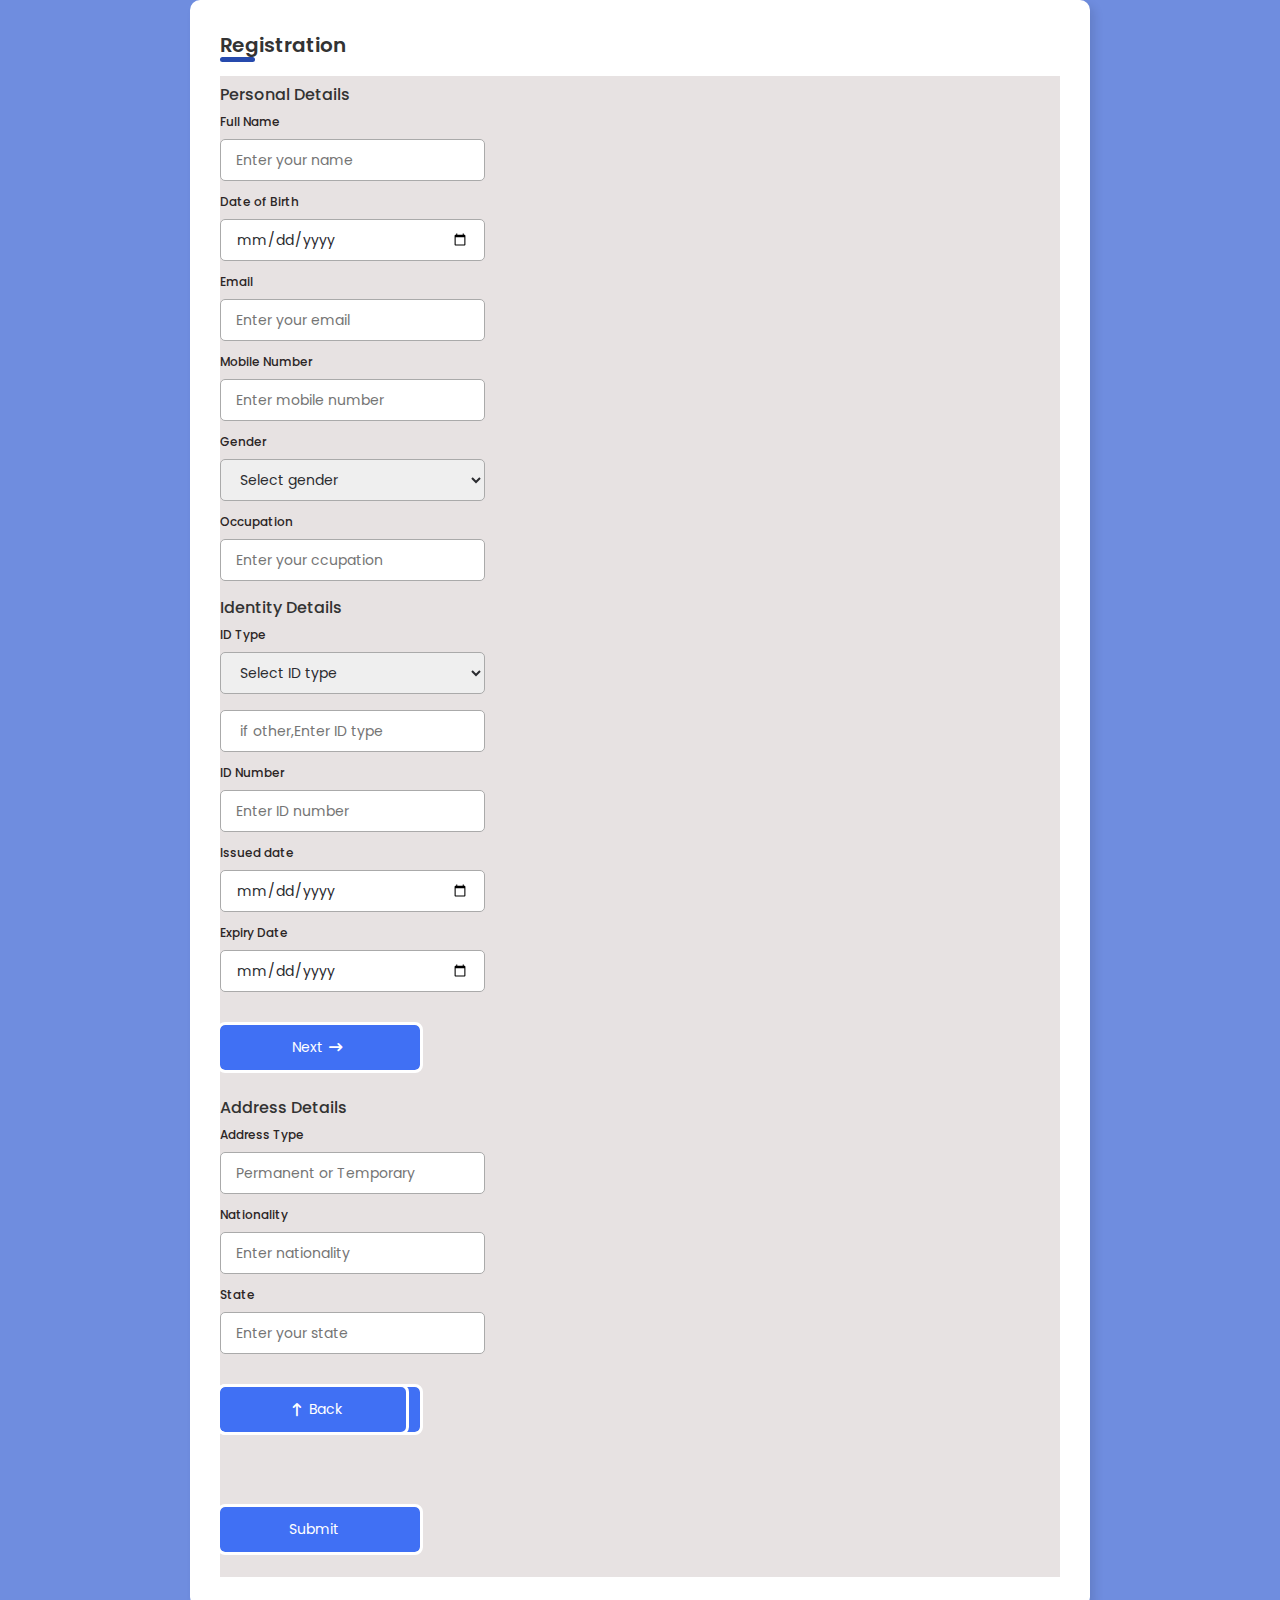
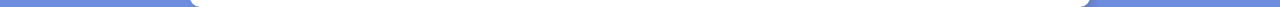
<file: form2.html>
<!DOCTYPE html>
<html lang="en">
<head>
    <meta charset="UTF-8">
    <meta http-equiv="X-UA-Compatible" content="IE=edge">
    <meta name="viewport" content="width=device-width, initial-scale=1.0">
    <link rel="stylesheet" href="form2.css">
    <link rel="stylesheet" href="https://cdnjs.cloudflare.com/ajax/libs/font-awesome/6.4.0/css/all.min.css"/>
 <title> Responsive Regisration Form</title>
</head>
<body>
    <div class="container">
        <header id="title">Registration</header>
        <form action ='#' id="form">
            <div class="first form">
                <div class="personal details">
                    <span class="title">Personal Details</span>
                    <div class="fields">
                        <div class="input-field">
                            <label for="name">Full Name</label>
                            <input type="text" placeholder="Enter your name" id="name" required/>
                        </div>


                        <div class="input-field">
                            <label for="DOB">Date of Birth</label>
                            <input type="date" placeholder="Enter birth date" required/>
                        </div>


                        <div class="input-field">
                            <label for="Email">Email</label>
                            <input type="text" placeholder="Enter your email" id="email" required/>
                        </div>

                        <div class="input-field">
                            <label>Mobile Number</label>
                            <input type="text" placeholder="Enter mobile number" required>
                        </div>


                        <div class="input-field">
                            <label>Gender</label>
                            <select required>
                                <option disabled selected>Select gender</option>
                                <option>Male</option>
                                <option>Female</option>
                                <option>Others</option>
                            </select>
                        </div>

                        <div class="input-field">
                            <label for="occupation">Occupation</label>
                            <input type="text" placeholder="Enter your ccupation" required>
                        </div>



                    </div>
                </div>

           <div class="ID details">
             <span class="title">Identity Details</span>
             <div class="fields">
                <div class="input-field">
                <label>ID Type</label>
                <select required>
                <option disabled selected>Select ID type</option>
                <option>Ghana ID Card</option>
                <option>Drivers License</option>
                <option> Passport</option>
                <option> other</option>
                
                <input type =" text" placeholder=" if other,Enter ID type" />
            </select>
            </div>

            <div class="input-field">
                <label>ID Number</label>
                <input type="text" placeholder="Enter ID number"  id= "IDnumber"  required>
            </div>

            <div class="input-field">
                <label>Issued date</label>
                <input type="date" placeholder="Enter issued state" required>
            </div>

            <div class="input-field">
                <label>Expiry Date</label>
                <input type="date" placeholder="Enter expiry date" required>
            </div>
        </div>
        <button class="nextBtn" id="next">
            <span class="btnText">Next</span>
            <i class="fa fa-long-arrow-right"></i>
        </button>

           </div>
         </div>

         <div class="form second">
            <div class="details address">
                <span class="title">Address Details</span>
                <div class="fields">
                    <div class="input-field"> 
                        <label>Address Type</label>
                        <input type="text" placeholder="Permanent or Temporary" required>

                    </div>

                    <div class="input-field">
                        <label>Nationality</label>
                        <input type="text" placeholder="Enter nationality" required>
                    </div>
                    
                    <div class="input-field">
                        <label>State</label>
                        <input type="text" placeholder="Enter your state" required>
                    </div>
                 </div>
             </div>

             <button class="buttons">
                <div class="backBtn" id="back">
                    <i class="fa fa-long-arrow-left"></i>
                    <span class="btnText">Back</span>
                </div>
            </button>

            <br/>


                
                <button class="sumbit" id="submit">
                    <span class="btnText">Submit</span>
                    <i class="uil uil-navigator"></i>
                </button>
         
                    
                    </div>





        </form>
    </div>

    <script src="form2.js" async></script>
</body>
</html>
</file>
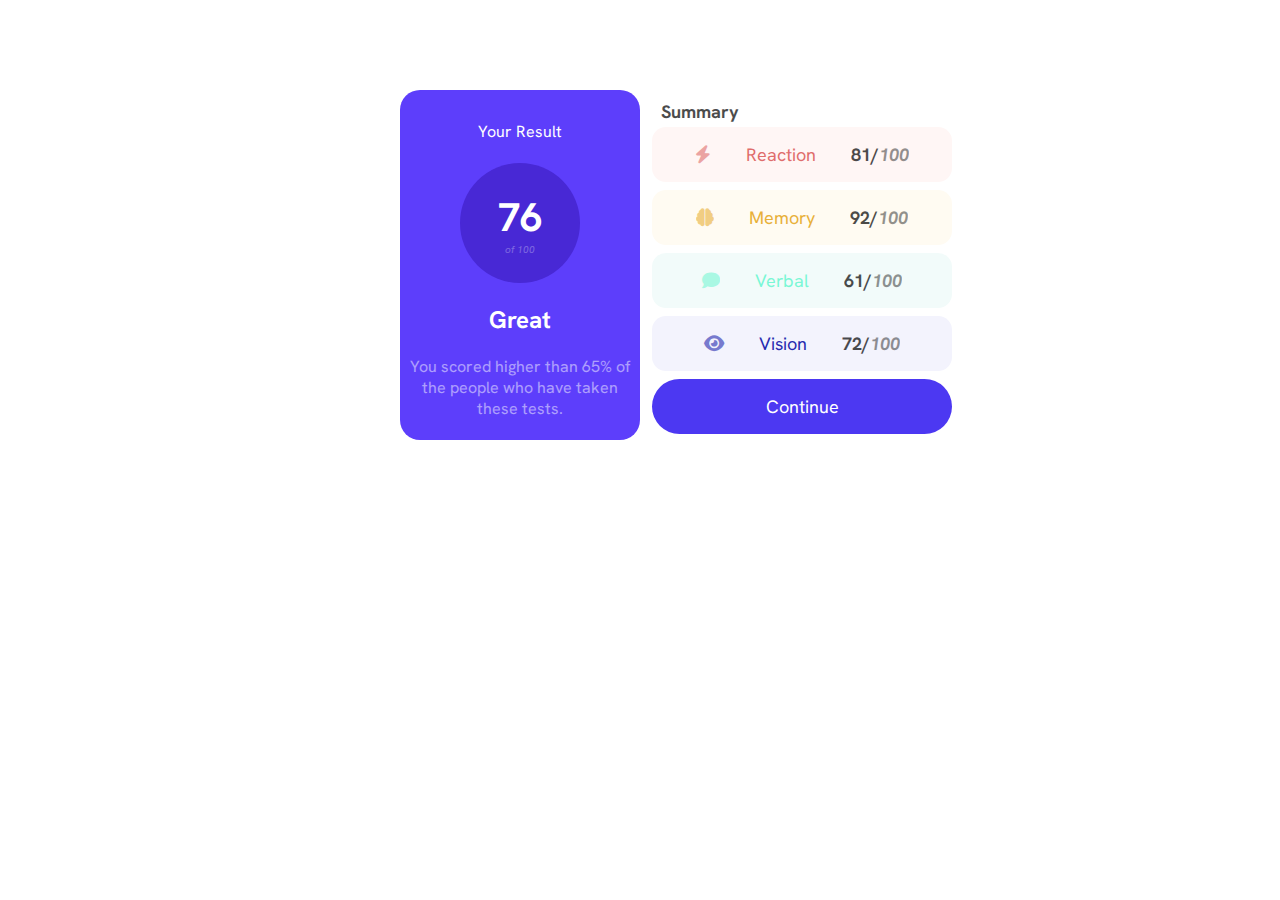
<file: index2.html>
<!DOCTYPE html>
<html lang="en">
<head>
  <meta charset="UTF-8">
  <meta name="viewport" content="width=device-width, initial-scale=1.0"> 
  <link href="https://fonts.googleapis.com/css2?family=Hanken+Grotesk:wght@200&display=swap" rel="stylesheet">
  <link rel="stylesheet" href="https://cdnjs.cloudflare.com/ajax/libs/font-awesome/6.4.0/css/all.min.css"> 
  <link rel="stylesheet" type="text/css" href="inline3.css">
   <title>Frontend Mentor | Results summary component</title>
</head>
<body>
  <div class="container">
     <div class="row">
         <div class="column" style="background-color: #5d3efb ;">
          <br>  
            <p>Your Result</p>
            <br>
            

            <div class="circle">
                <p style="font-size:10px ;"> <strong>76</strong>
                <br>  <em style="opacity: 30%;">of 100</em> </p>
             </div>
             <br>
             
            <h4>
              Great
             </h4>
             <br>

             <p style="opacity: 50%;">You scored higher than 65% of <br>the people who have taken <br>these tests.</p>
        </div>
        <div class="column column2" style="background-color: white;">
            <p style="color:black ;   margin-right:120px;font-size: 18px;"> <b>Summary</b></p>
            <button class="button" ><i class="fa fa-bolt"> </i> Reaction  <b>81/<i>100</i></b></button>
            <br>
            <button class="button button2" ><i class="fa fa-brain"> </i> Memory     <b>92/<i>100</i></b>  </button>
             <br>
             <button class="button button3"><i class="fa fa-comment"> </i> Verbal   <b>61/<i>100</i></b></button>
            <br>
            <button class="button button4"><i class="fa fa-eye"> </i> Vision    <b>72/<i>100</i></b></button>
             <br>
             
             <button class=" button button5">Continue</button>
        </div>
    </div>
    </div>
  </body>
  </html>
</file>
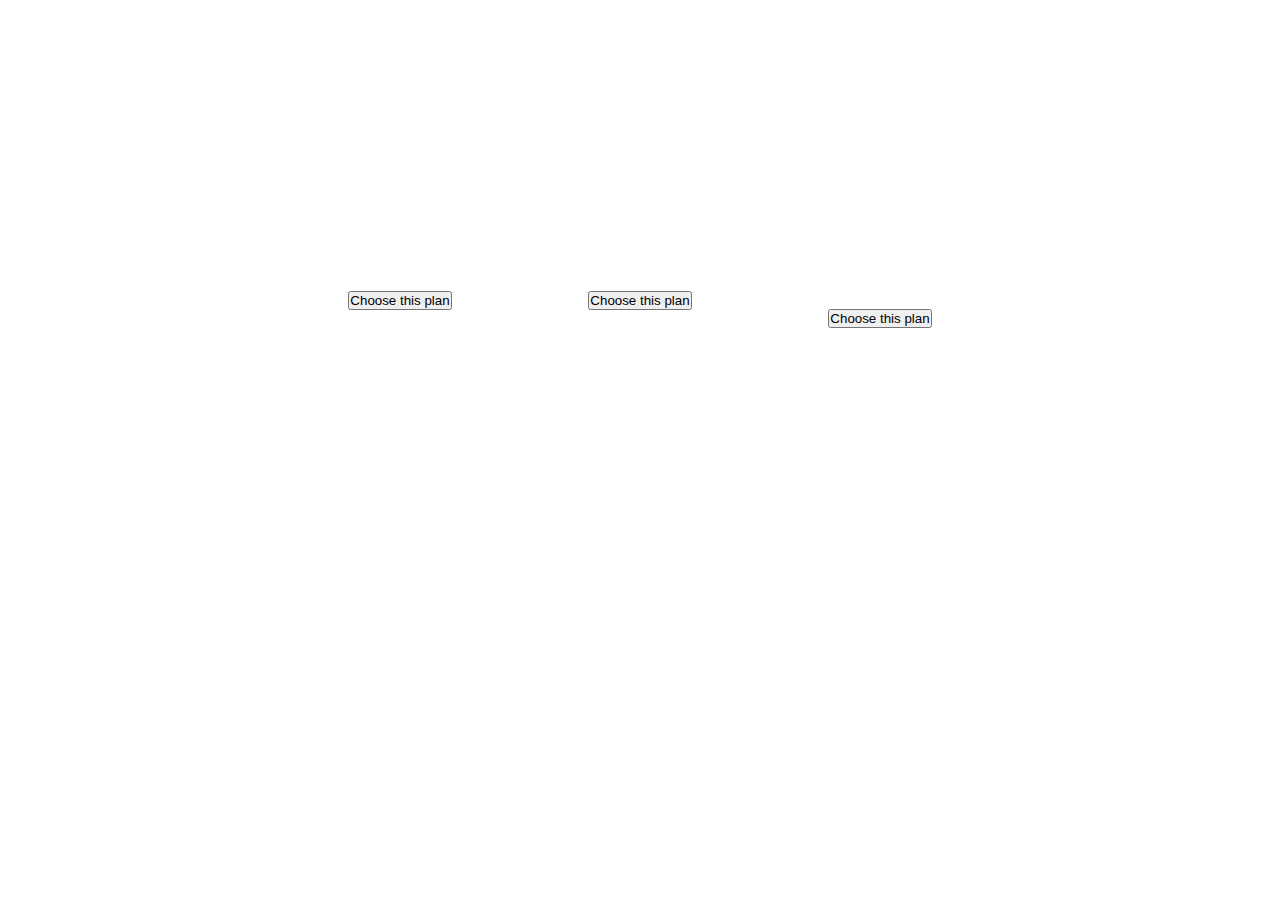
<file: index23.html>
<!DOCTYPE html>
<html lang="en">
<head>
  <meta charset="UTF-8">
  <meta name="viewport" content="width=device-width, initial-scale=1.0"> 
  <link rel="stylesheet" href="https://unicons.iconscout.com/release/v4.0.8/css/line.css">
  <link rel ="stylesheet" type="text/css" href="inline3.css">

</head>
<body>
    <section >
     
        <div class="row">
         <div class="column">
            
        <div class="card">
        
       <article>
             
                <header class="Basic">
                
            <h1 class="card__header-basic">Basic</h1>
            <h2>$5 / mo</h2>
          <span class="card__header-subtitle">Free plan</span>
        </header>
        <ul class="card_list grid">
            <li class="card__list-item">
                <p class="card_list-description">3 user request</p>
            </li>
            <li class="card__list-item">
                <p class="card__list-description">10 downloads por day</p>
            </li>
            <li class="card__list-item">
                <p class="card__list-description">Daily content updates</p>
            </li>
            <li class="card__list-item">
                <p class="card__list-description">Fully editable files</p>
            </li>
        </ul>
        <br>
        <br>
        
        <button class="basic">Choose this plan</button>
        
       
      </div>
    </div>
    </article>
     <!--==================== CARD 2 ====================-->
      <div class="column">
        <div class="card">
            <article>
            <header class="Professional">
              
                <h1 class=" card__header"> Professional</h1>
                <h2>$10 / mo</h2>
                <span class="card__header-subtitle">Most popular</span>
        </header>
            <ul>
                <li class="card__list-item">
                    <p class="card__list-description">100 user request</p>
                </li>
                <li class="card__list-item">  
                    <p class="card__list-description">Unlimited downloads</p>
                    </li>
                    <li class="card__list-item">
                        <p class="card__list-description">Unlock all features from our site</p>
                    </li>
                    <li class="card__list-item">
                        <p class="card__list-description">Daily content updates</p>
                     </li>
                    <li class="card__list-item">
                        <p class="card__list-description">Fully editable files</p>
                    </li>
                </ul>
                <button class="professional">Choose this plan</button>
         
      </div>
      </div>
    </article>

<!--==================== CARD 3 ====================-->


      
    <div class="column">

        <div class="card">
            
            <article>

        <header class="Enterprise">
            
            <h1 class="card__header-enterprise">Enterprise</h1>
            <h2>$20 / mo</h2>
            <span class="card__header-subtitle">For agencies</span>
            </header>
            <ul>
                <li class="card__list-item">
                    <p class="card__list-description">Unlimited downloads</p>
                </li>
                <li class="card__list-item">
                    <p class="card__list-description">Unlock all features from our site</p>
                </li>
                <li class="card__list-item">
                    <p class="card__list-description">Daily content updates</p>
                </li>
                <li class="card__list-item">
                    <p class="card__list-description">Fully editable files</p>
                </li>
            </ul>
            <br>
            <br>
            <button class="enterprise">Choose this plan</button>
        </div>
    </div>
    </article>
      
       
      </div>
    </div>
   </div>
    </section>
   </body>
</html>
</file>
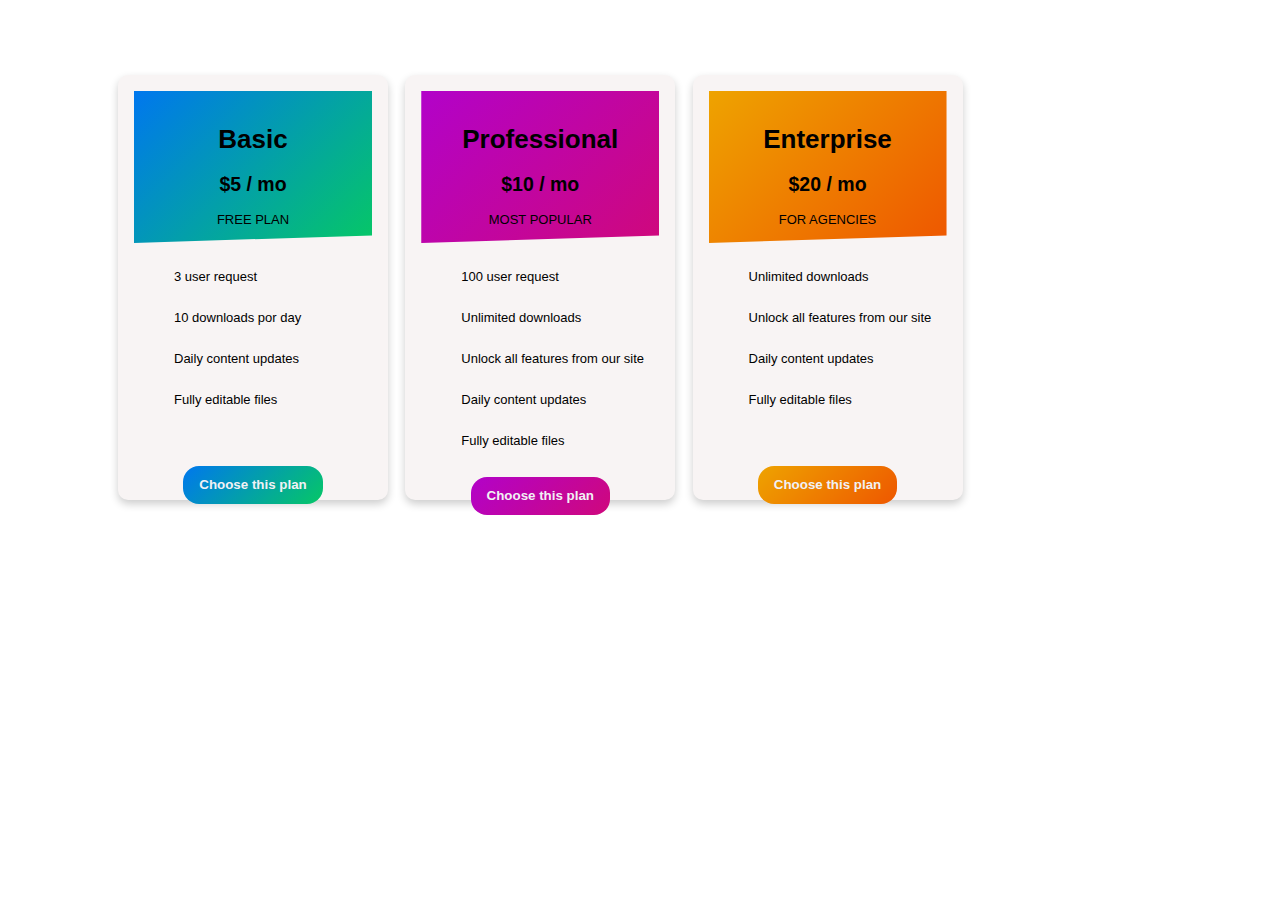
<file: index32.html>
<!DOCTYPE html>
<html lang="en">
<head>
  <meta charset="UTF-8">
  <meta name="viewport" content="width=device-width, initial-scale=1.0"> 
  <link rel="stylesheet" href="https://unicons.iconscout.com/release/v4.0.8/css/line.css">
  <link rel ="stylesheet" type="text/css" href="inline23.css">

</head>
<body>
    <section >
     
        <div class="row">
         <div class="column">
            
        <div class="card">
        
       <article>
             
                <header class="Basic">
                
            <h1 class="card__header-basic">Basic</h1>
            <h2>$5 / mo</h2>
          <span class="card__header-subtitle">Free plan</span>
        </header>
        <ul class="card_list grid">
            <li class="card__list-item">
                <p class="card_list-description">3 user request</p>
            </li>
            <li class="card__list-item">
                <p class="card__list-description">10 downloads por day</p>
            </li>
            <li class="card__list-item">
                <p class="card__list-description">Daily content updates</p>
            </li>
            <li class="card__list-item">
                <p class="card__list-description">Fully editable files</p>
            </li>
        </ul>
        <br>
        <br>
        
        <button class="basic">Choose this plan</button>
        
       
      </div>
    </div>
    </article>
     <!--==================== CARD 2 ====================-->
      <div class="column">
        <div class="card">
            <article>
            <header class="Professional">
              
                <h1 class=" card__header"> Professional</h1>
                <h2>$10 / mo</h2>
                <span class="card__header-subtitle">Most popular</span>
        </header>
            <ul>
                <li class="card__list-item">
                    <p class="card__list-description">100 user request</p>
                </li>
                <li class="card__list-item">  
                    <p class="card__list-description">Unlimited downloads</p>
                    </li>
                    <li class="card__list-item">
                        <p class="card__list-description">Unlock all features from our site</p>
                    </li>
                    <li class="card__list-item">
                        <p class="card__list-description">Daily content updates</p>
                     </li>
                    <li class="card__list-item">
                        <p class="card__list-description">Fully editable files</p>
                    </li>
                </ul>
                <button class="professional">Choose this plan</button>
         
      </div>
      </div>
    </article>

<!--==================== CARD 3 ====================-->


      
    <div class="column">

        <div class="card">
            
            <article>

        <header class="Enterprise">
            
            <h1 class="card__header-enterprise">Enterprise</h1>
            <h2>$20 / mo</h2>
            <span class="card__header-subtitle">For agencies</span>
            </header>
            <ul>
                <li class="card__list-item">
                    <p class="card__list-description">Unlimited downloads</p>
                </li>
                <li class="card__list-item">
                    <p class="card__list-description">Unlock all features from our site</p>
                </li>
                <li class="card__list-item">
                    <p class="card__list-description">Daily content updates</p>
                </li>
                <li class="card__list-item">
                    <p class="card__list-description">Fully editable files</p>
                </li>
            </ul>
            <br>
            <br>
            <button class="enterprise">Choose this plan</button>
        </div>
    </div>
    </article>
      
       
      </div>
    </div>
   </div>
    </section>
   </body>
</html>
</file>
<file: form2.css>
@import url('https://fonts.googleapis.com/css2?family=Poppins:wght@200;300;400;500;600&display=swap');

*{
    margin: 0;
    padding: 0;
    box-sizing: border-box;
    font-family: 'Poppins', sans-serif;

}
body{
    min-height: 100vh;
    display: flex;
    align-items: center;
    justify-content: center;
    background: #6f8ddf;
}
.container{
    position: relative;
    max-width: 900px;
    width: 100%;
    border-radius: 10px;
    padding: 30px;
    margin: 0 15px;
    background-color: #fff;
    box-shadow: 5px 5px 10px rgba(0,0,0,0.1);
}
.container header{
    position: relative;
    font-size: 20px;
    font-weight: 600;
    color: #333;
}
.container header::before{
   content: "";
    position: absolute;
    left: 0;
    bottom: -2px;
    height: 5px;
    width: 35px;
    border-radius: 8px;
    background-color: #264aad;
}
.container form{
    position: relative;
    margin-top: 16px;
    min-height: 490px;
    background-color: #e7e2e2;
    overflow: hidden;
}

.container form .title{
    display: block;
    margin-bottom: 8px;
    font-size: 16px;
    font-weight: 500;
    margin: 6px 0;
    color: #333;
}
container form .fields{
    display: flex;
    align-items: center;
    justify-content: space-between;
    flex-wrap: wrap;
}
form .fields .input-field{
    display: flex;
    width: calc(100% / 3 - 15px);
    flex-direction: column;
    margin: 4px 0;
}
.input-field label{
    font-size: 12px;
    font-weight: 500;
    color: #2b2525;
}
.input-field input, select{
    outline: none;
    font-size: 14px;
    font-weight: 400;
    color: #131111;
    border-radius: 5px;
    border: 1px solid #aaa;
    padding: 0 15px;
    height: 42px;
    margin: 8px 0;
}
.input-field input :focus,
.input-field select:focus{
    box-shadow: 0 3px 6px rgba(0,0,0,0.13);
}
.input-field select,
.input-field input[type="date"]{
    color: #2b2c30;
}
.input-field input[type="date"]:valid{
    color: #333;
}
.container form button, .backBtn{
    display: flex;
    align-items: center;
    justify-content: center;
    height: 45px;
    max-width: 200px;
    width: 100%;
    border: none;
    outline: solid;
    color: #fff;
    border-radius: 5px;
    margin: 25px 0;
    background-color: #4070f4;
    transition: all 0.3s linear;
    cursor: pointer;
}
.container form .btnText{
    font-size: 14px;
    font-weight: 400;
}
.container form .btnText{
    font-size: 14px;
    font-weight: 400;
}
form button i,
form .backBtn i{
    margin: 0 6px;
}
form button i,
form .backBtn i{
    margin: 0 6px;
}
form .backBtn i{
    transform: rotate(90deg);
}
form .buttons{
    display: flex;
    align-items: center;
}
form .buttons button , .backBtn{
    margin-right: 14px;
}
form.secActive .form.second{
    opacity: 1;
    pointer-events: auto;
    transform: translateX(0);
}
form.secActive .form.first{
    opacity: 0;
    pointer-events: none;
    transform: translateX(-100%);
}

@media (max-width: 750px) {
    .container form{
        overflow-y: scroll;
    }
    .container form::-webkit-scrollbar{
       display: none;
    }
    form .fields .input-field{
        width: calc(100% / 2 - 15px);
    }
}
@media (max-width: 550px) {
    form .fields .input-field{
        width: 100%;
    }
}
</file>
<file: inline3.css>
* {
    box-sizing: border-box;
    margin: auto;
    padding: 0;
}
  body{
    color: white;
    display: flex;
    font-size: 16px;
 
    font-family: 'Hanken Grotesk', sans-serif;
  }
  
  /* Create two equal columns that floats next to each other */
  .column {
    display: inline-block;
    float: left;
    align-items: center;
    width: 240px;
    padding: 10px;
    height: 350px;
    border-radius: 20px;
    align-items: center;
    justify-content: center;
    margin:  90px auto ;
    text-align: center;
    
    /* Should be removed. Only for demonstration */
  }
  .column2{
    border-radius: 20px;
  }
  
  /* Clear floats after the columns */
  .row:after {
    content: "";
    display: inline-block;
    clear: both;
    display: inline-block;
  }

  .circle{
    height: 120px;
    width: 120px ;
    background-color: #4828d5;
    border-radius: 50%;
    display: flex;
    align-items: center;
    font-family: 'Hanken Grotesk', sans-serif;
}
h4{
  font-size: 24px;
  font-weight: 500,700,800;
  font-family: 'Hanken Grotesk', sans-serif;
}
strong{
    font-size: 40px;
    color: white;
    font-weight: 800px;
}
.button {
  margin-right:120px;
  border: none;
  color: #df6d6c  ;
  padding: 15px 32px;
  text-align: center;
  text-decoration: none;
  display: inline-block;
  font-size: 18px;
  margin: 4px 2px;
  width: 300px;
  height: 55px;
  cursor: pointer;
  border-radius: 14px;
  font-family: 'Hanken Grotesk', sans-serif;
  word-spacing: 30px;
   background-color: #fff6f5;
 
}
.button2{
  color: #e8b039;
  background-color: #fffbf2;
}
.button3{
  color: #7af7d5;
  background-color: #f2fbfa;
}
.button4{
  color: #262aaf;
  background-color: #f3f3fd;
  
}
.button5{
  color: white;
  background-color: #4c38f2;
  border-radius: 30px;
  width: 300px;
  height: 55px;
}
b{

  color: black;
  opacity: 70%
  
}
i{
  opacity: 60%
}

  @media screen and (max-width: 600px) {
    .column {
      width: 100%;
    }
  }
</file>
<file: inline23.css>
@import url("https://fonts.googleapis.com/css2?family=Lato:wght@400;700&family=Rubik&display=swap");

* {
    box-sizing: border-box;
  }
  
  body {
    font-family: Arial, Helvetica, sans-serif;
    font-size: 13px;

  }
  
  /* Float four columns side by side */
  .column {
    float: left;
    width: 27%;
    padding: 5px 10px;
    
    
  }
  
  /* Remove extra left and right margins, due to padding */
  .row {margin: 70px 100px;}
  
  /* Clear floats after the columns */
  .row:after {
    content: "";
    display: table;
    clear: both;
    
  }
  
  /* Responsive columns */
  @media screen and (max-width: 600px) {
    .column {
      width: 100%;
      display: block;
      margin-bottom: 30px;
    }
  }
  
  /* Style the counter cards */
  .card {
    box-shadow: 0 4px 8px 0 rgba(0, 0, 0, 0.2);
    padding:  16px;
    text-align: center;
    background-color: #f8f4f4;
    border-radius: 10px;
    width: 270px;
    height: 425px;
    transition: .4s;
  }
  
  ul {
    list-style: none;
  }
  header{
    clip-path: polygon(0 0, 100% 0%, 100% 95%, 0% 100%);
    padding: 1rem 0;
  }
  .Basic{
    background: linear-gradient(135deg, rgb(0, 119, 238), #06c766);
  }
  .Enterprise{
    background: linear-gradient(135deg, #eea300, #ee5700);
  }
  .Professional{
    background: linear-gradient(135deg, #b202c9, #cf087c);
  }
  
  .card__header-subtitle {
    display: block;
    font-size: var(--smaller-font-size);
    color: var(--text-color-light);
    text-transform: uppercase;
    margin-bottom: var(--mb-0-25);
  }
  .card__list-item {
    display: flex;
    align-items: center;
  }
  
  button{
    margin: 0.2rem 0;
    padding: 0.7rem 1rem;
    outline: none;
    border-radius: 1rem;
    font-weight: 700;
    color: #f1f1f5;
    border: none;
    cursor: pointer;
    transition: all 0.1ms ease-in-out;
  }
  button:hover {
    transform: scale(0.95);
  }
  button:active {
    transform: scale(1);
  }
  
.basic {
  background: linear-gradient(135deg, rgb(0, 119, 238), #06c766);
}
.professional{
  background: linear-gradient(135deg, #b202c9, #cf087c);

}

.enterprise{
  background: linear-gradient(135deg, #eea300, #ee5700);
}
</file>
